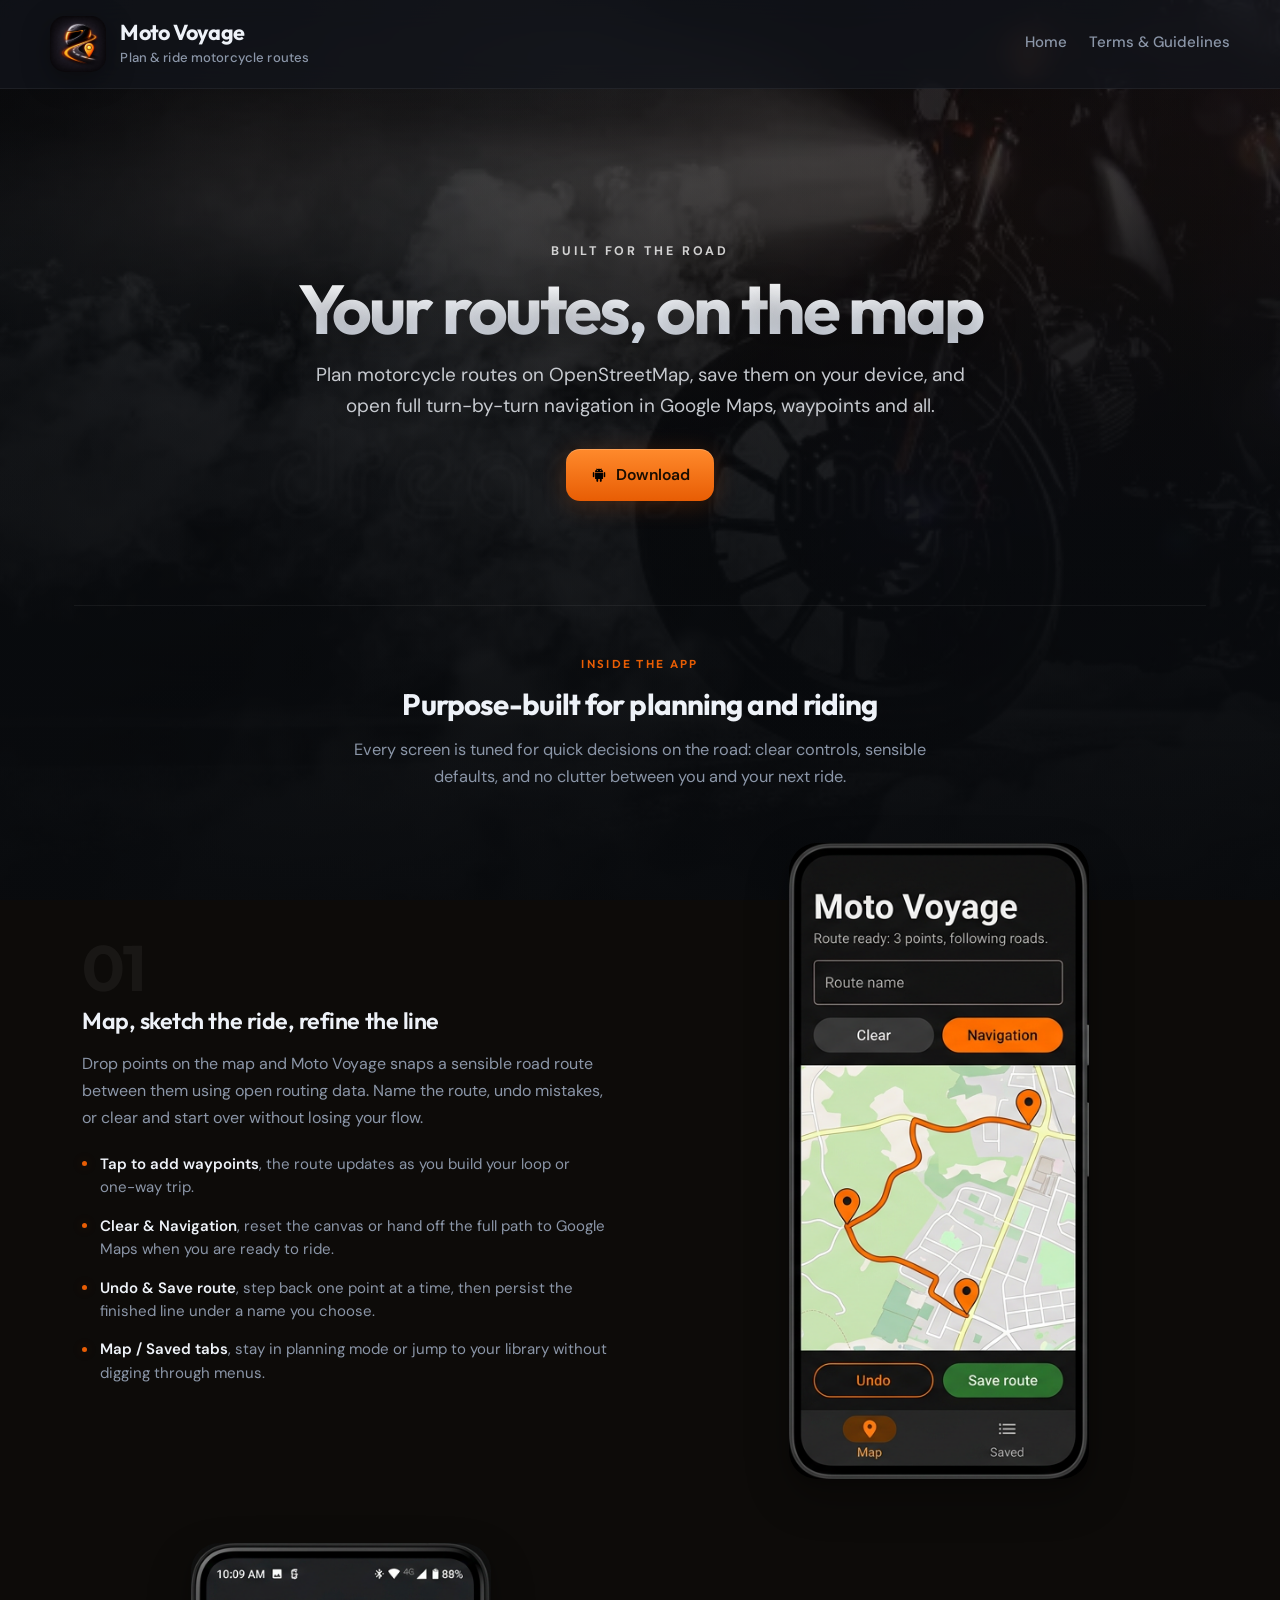
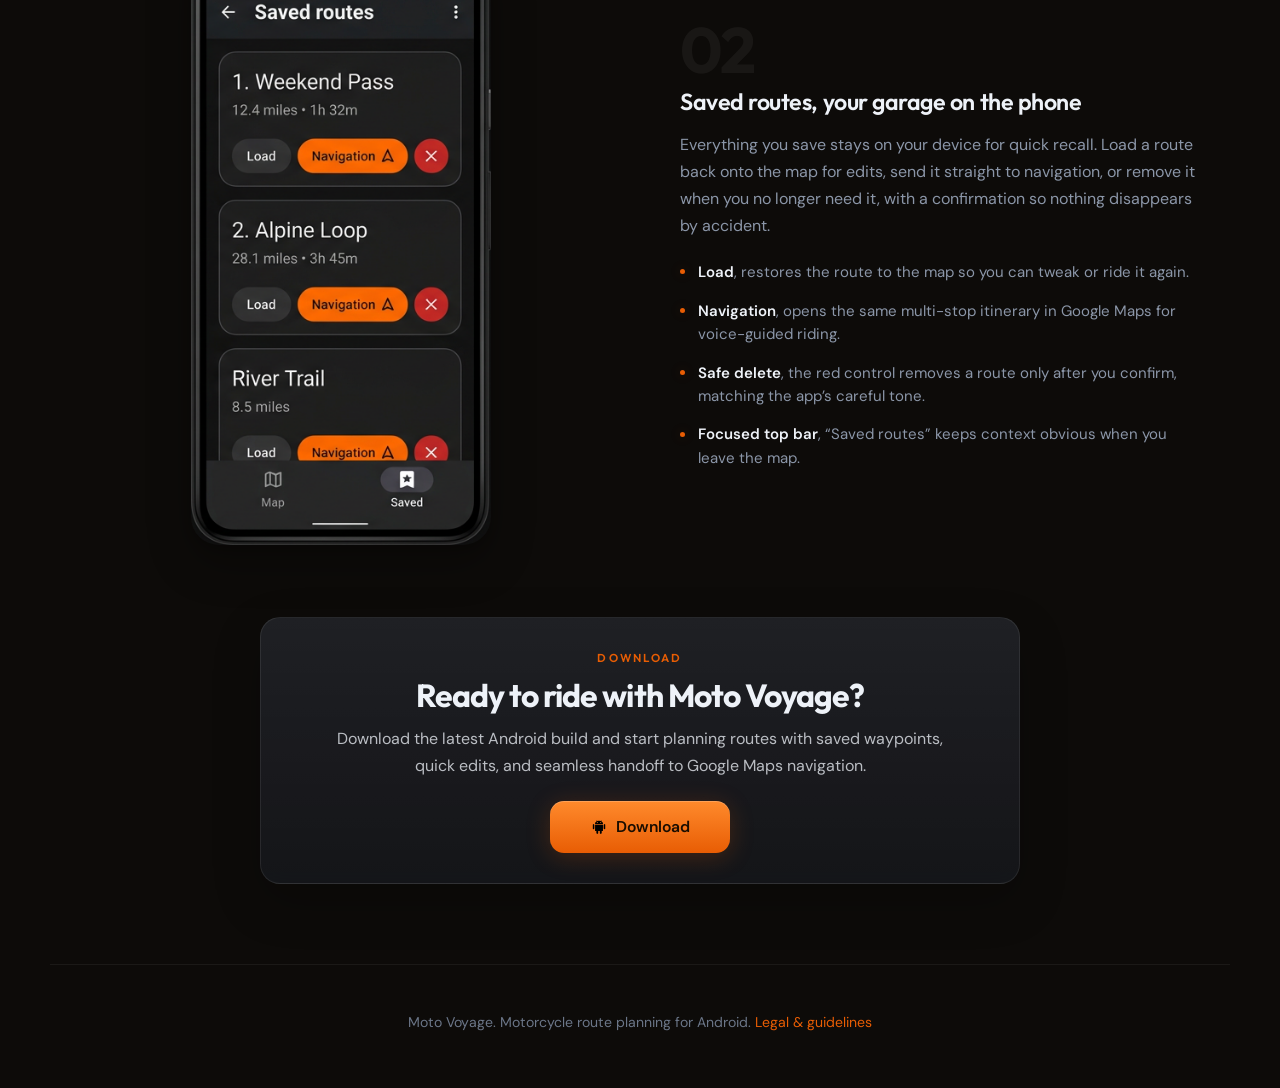
<file: index.html>
<!DOCTYPE html>
<html lang="en">
<head>
  <meta charset="utf-8">
  <meta name="viewport" content="width=device-width, initial-scale=1">
  <title>Moto Voyage | Plan &amp; ride motorcycle routes</title>
  <meta name="description" content="Moto Voyage: plan motorcycle routes on OpenStreetMap, save them, and open turn-by-turn navigation in Google Maps.">
  <link rel="preconnect" href="https://fonts.googleapis.com">
  <link rel="preconnect" href="https://fonts.gstatic.com" crossorigin>
  <link href="https://fonts.googleapis.com/css2?family=DM+Sans:ital,opsz,wght@0,9..40,400;0,9..40,500;0,9..40,600;0,9..40,700&family=Outfit:wght@400;500;600;700&display=swap" rel="stylesheet">
  <link rel="stylesheet" href="styles.css">
</head>
<body>
  <div class="page-bg" aria-hidden="true"></div>
  <header class="site-header">
    <div class="header-inner">
      <a class="brand" href="index.html">
        <img class="brand-icon" src="assets/app-icon.png" alt="" width="56" height="56">
        <div class="brand-text">
          <span class="brand-title">Moto Voyage</span>
          <span class="brand-tagline">Plan &amp; ride motorcycle routes</span>
        </div>
      </a>
      <nav class="site-nav" aria-label="Main">
        <a href="index.html">Home</a>
        <a href="legal.html">Terms &amp; Guidelines</a>
      </nav>
    </div>
  </header>

  <main>
    <section class="hero">
      <p class="hero-kicker">Built for the road</p>
      <h1>Your routes, on the map</h1>
      <p class="lead">
        Plan motorcycle routes on OpenStreetMap, save them on your device, and open
        full turn-by-turn navigation in Google Maps, waypoints and all.
      </p>
      <div class="cta-row">
        <a class="btn btn-primary" href="MotoVoyage.apk" download>
          <img class="btn-icon" src="logo-android-logo-icon-png-svg.png" alt="" width="18" height="18">
          <span>Download</span>
        </a>
      </div>
    </section>

    <section class="showcase" aria-labelledby="showcase-heading">
      <header class="showcase-header">
        <p class="eyebrow">Inside the app</p>
        <h2 id="showcase-heading">Purpose-built for planning and riding</h2>
        <p class="showcase-lead">
          Every screen is tuned for quick decisions on the road: clear controls, sensible defaults,
          and no clutter between you and your next ride.
        </p>
      </header>

      <article class="showcase-row">
        <div class="showcase-copy">
          <span class="showcase-index" aria-hidden="true">01</span>
          <h3 class="showcase-title">Map, sketch the ride, refine the line</h3>
          <p class="showcase-desc">
            Drop points on the map and Moto Voyage snaps a sensible road route between them using
            open routing data. Name the route, undo mistakes, or clear and start over without losing your flow.
          </p>
          <ul class="showcase-points">
            <li><strong>Tap to add waypoints</strong>, the route updates as you build your loop or one-way trip.</li>
            <li><strong>Clear &amp; Navigation</strong>, reset the canvas or hand off the full path to Google Maps when you are ready to ride.</li>
            <li><strong>Undo &amp; Save route</strong>, step back one point at a time, then persist the finished line under a name you choose.</li>
            <li><strong>Map / Saved tabs</strong>, stay in planning mode or jump to your library without digging through menus.</li>
          </ul>
        </div>
        <div class="showcase-visual">
          <div class="phone-screen">
            <img src="assets/screenshots/screen-map.png" width="412" height="915" alt="Moto Voyage map tab: route name field, Clear and Navigation buttons, map with a motorcycle route, Undo and Save route, bottom Map and Saved tabs.">
          </div>
        </div>
      </article>

      <article class="showcase-row showcase-row--reverse">
        <div class="showcase-copy">
          <span class="showcase-index" aria-hidden="true">02</span>
          <h3 class="showcase-title">Saved routes, your garage on the phone</h3>
          <p class="showcase-desc">
            Everything you save stays on your device for quick recall. Load a route back onto the map for edits,
            send it straight to navigation, or remove it when you no longer need it, with a confirmation so nothing disappears by accident.
          </p>
          <ul class="showcase-points">
            <li><strong>Load</strong>, restores the route to the map so you can tweak or ride it again.</li>
            <li><strong>Navigation</strong>, opens the same multi-stop itinerary in Google Maps for voice-guided riding.</li>
            <li><strong>Safe delete</strong>, the red control removes a route only after you confirm, matching the app’s careful tone.</li>
            <li><strong>Focused top bar</strong>, “Saved routes” keeps context obvious when you leave the map.</li>
          </ul>
        </div>
        <div class="showcase-visual">
          <div class="phone-screen">
            <img src="assets/screenshots/screen-saved.png" width="412" height="915" alt="Moto Voyage saved routes: list with Load, Navigation, and delete, plus delete confirmation dialog.">
          </div>
        </div>
      </article>
    </section>

    <section class="download-section" id="download" aria-labelledby="download-heading">
      <div class="download-card">
        <p class="eyebrow">Download</p>
        <h2 id="download-heading">Ready to ride with Moto Voyage?</h2>
        <p class="download-copy">
          Download the latest Android build and start planning routes with saved waypoints,
          quick edits, and seamless handoff to Google Maps navigation.
        </p>
        <div class="download-actions">
          <a class="btn btn-primary btn-download" href="MotoVoyage.apk" download>
            <img class="btn-icon" src="logo-android-logo-icon-png-svg.png" alt="" width="18" height="18">
            <span>Download</span>
          </a>
        </div>
      </div>
    </section>
  </main>

  <footer class="site-footer">
    <p>Moto Voyage. Motorcycle route planning for Android. <a href="legal.html">Legal &amp; guidelines</a></p>
  </footer>
</body>
</html>
</file>
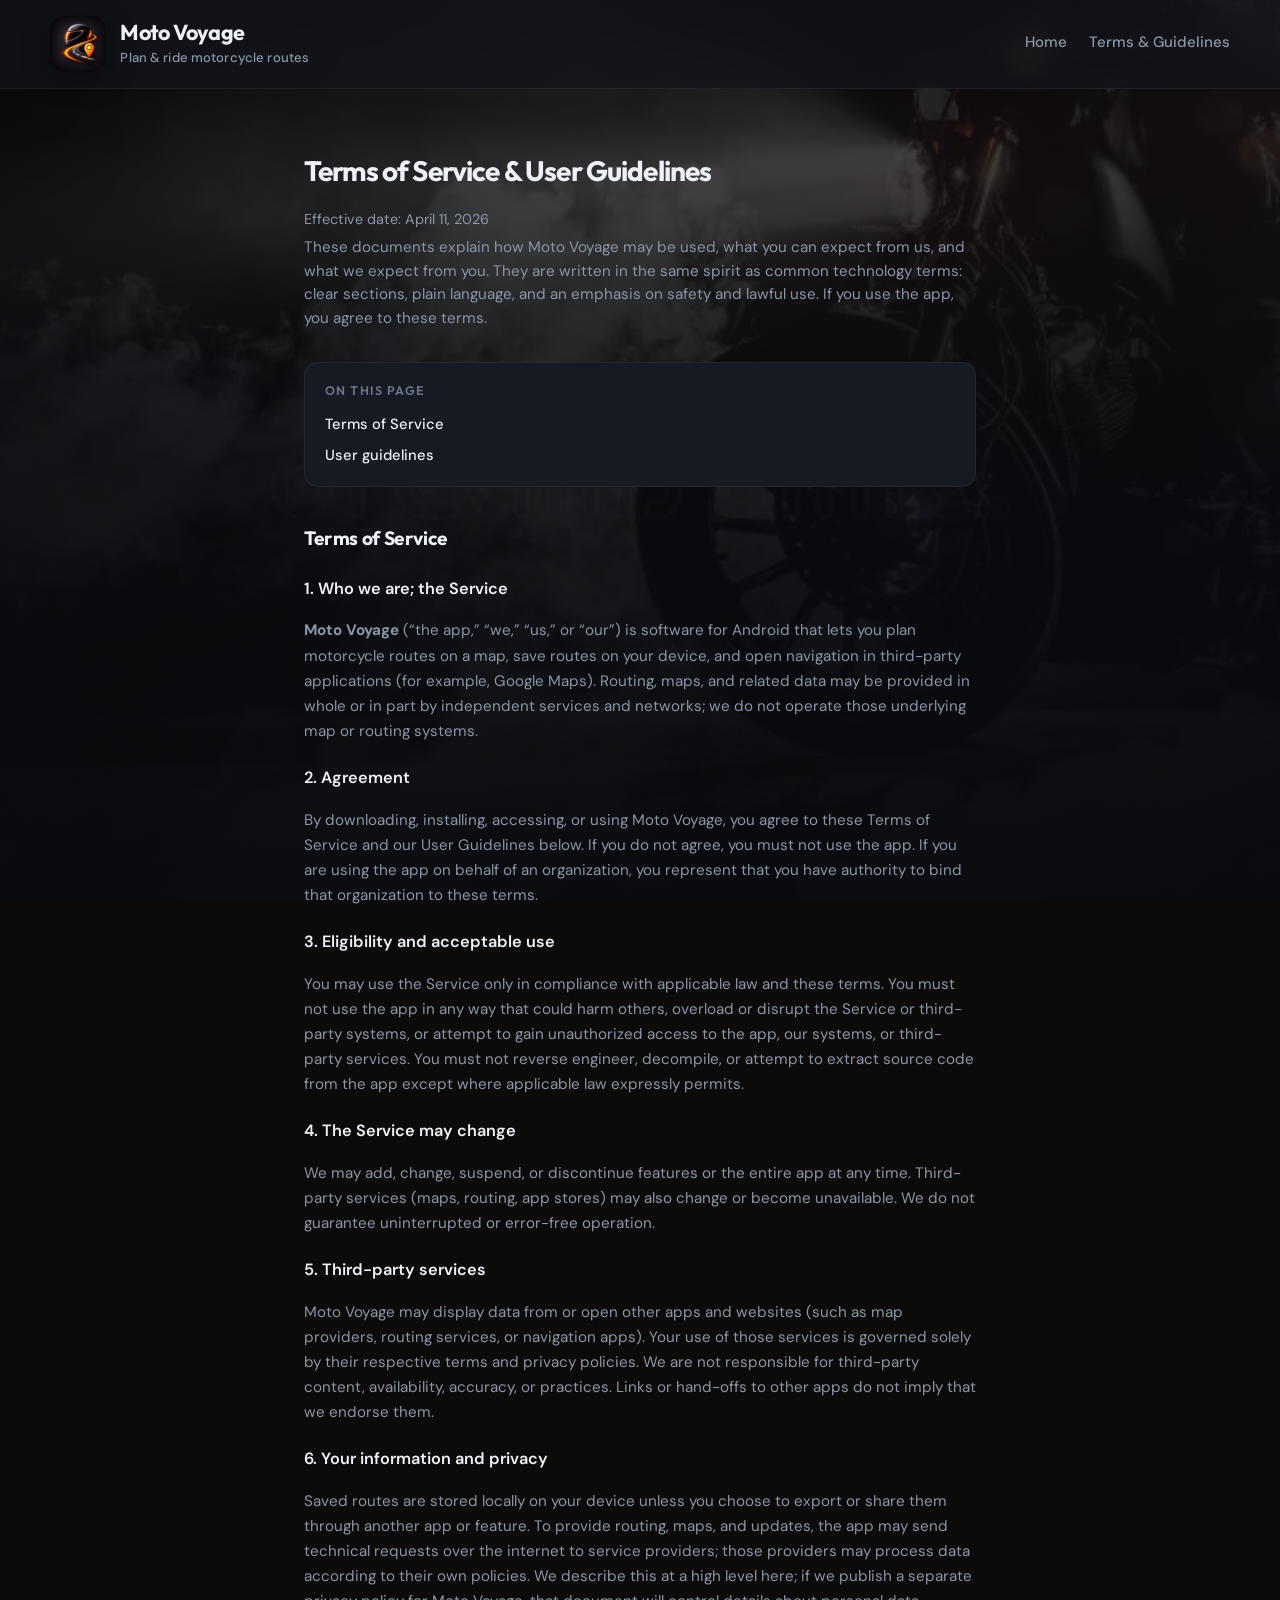
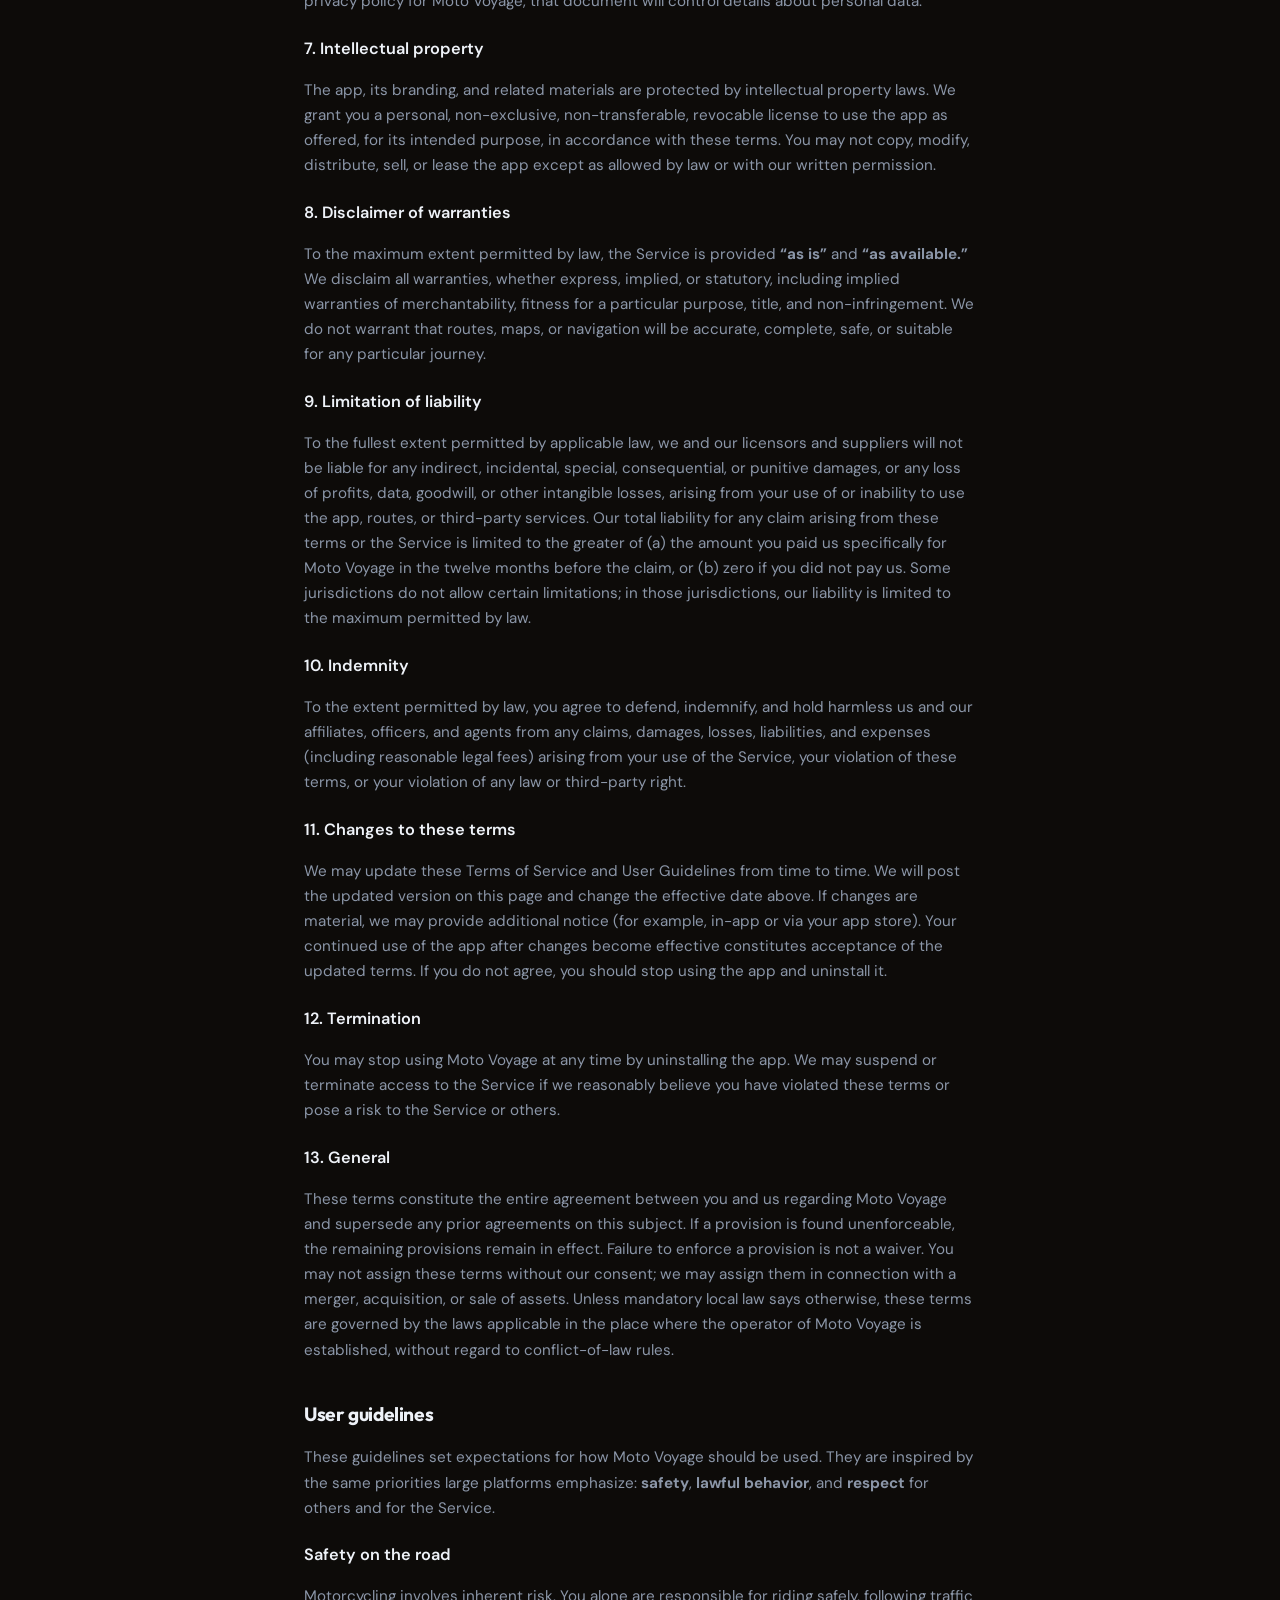
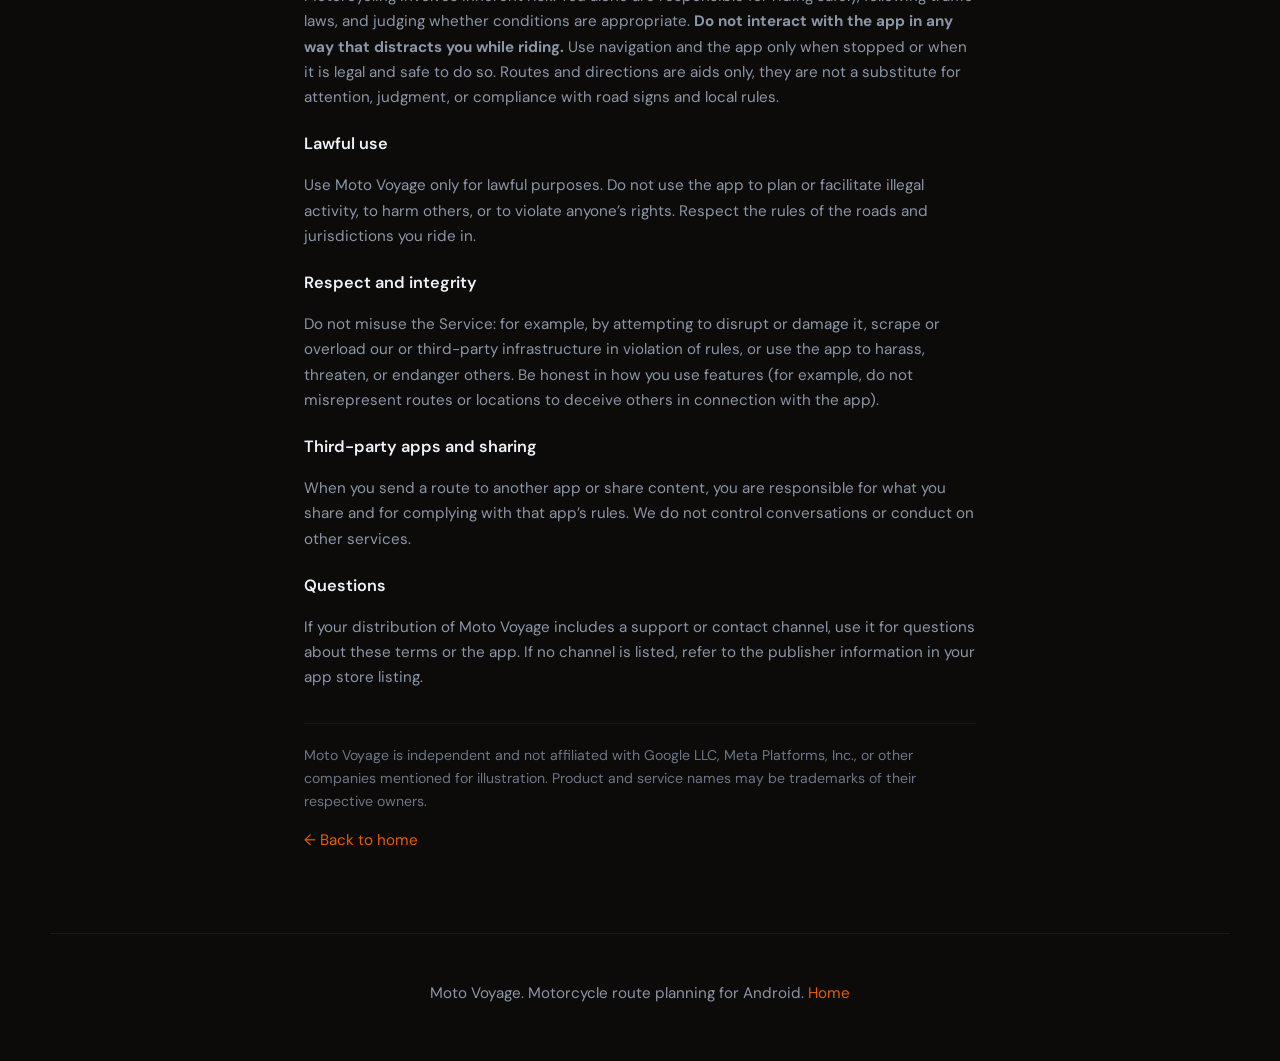
<file: legal.html>
<!DOCTYPE html>
<html lang="en">
<head>
  <meta charset="utf-8">
  <meta name="viewport" content="width=device-width, initial-scale=1">
  <title>Terms of Service &amp; User Guidelines | Moto Voyage</title>
  <meta name="description" content="Terms of Service and User Guidelines for the Moto Voyage Android app.">
  <link rel="preconnect" href="https://fonts.googleapis.com">
  <link rel="preconnect" href="https://fonts.gstatic.com" crossorigin>
  <link href="https://fonts.googleapis.com/css2?family=DM+Sans:ital,opsz,wght@0,9..40,400;0,9..40,500;0,9..40,600;0,9..40,700&family=Outfit:wght@400;500;600;700&display=swap" rel="stylesheet">
  <link rel="stylesheet" href="styles.css">
</head>
<body class="legal-page">
  <div class="page-bg" aria-hidden="true"></div>
  <header class="site-header">
    <div class="header-inner">
      <a class="brand" href="index.html">
        <img class="brand-icon" src="assets/app-icon.png" alt="" width="56" height="56">
        <div class="brand-text">
          <span class="brand-title">Moto Voyage</span>
          <span class="brand-tagline">Plan &amp; ride motorcycle routes</span>
        </div>
      </a>
      <nav class="site-nav" aria-label="Main">
        <a href="index.html">Home</a>
        <a href="legal.html">Terms &amp; Guidelines</a>
      </nav>
    </div>
  </header>

  <main>
    <h1>Terms of Service &amp; User Guidelines</h1>
    <p class="updated">Effective date: April 11, 2026</p>
    <p class="legal-subtitle">
      These documents explain how Moto Voyage may be used, what you can expect from us, and what we expect from you.
      They are written in the same spirit as common technology terms: clear sections, plain language, and an emphasis on
      safety and lawful use. If you use the app, you agree to these terms.
    </p>

    <nav class="legal-toc" aria-label="Page contents">
      <p class="legal-toc-heading">On this page</p>
      <ul>
        <li><a href="#terms">Terms of Service</a></li>
        <li><a href="#guidelines">User guidelines</a></li>
      </ul>
    </nav>

    <h2 id="terms">Terms of Service</h2>

    <h3>1. Who we are; the Service</h3>
    <p>
      <strong>Moto Voyage</strong> (“the app,” “we,” “us,” or “our”) is software for Android that lets you plan motorcycle
      routes on a map, save routes on your device, and open navigation in third-party applications (for example,
      Google Maps). Routing, maps, and related data may be provided in whole or in part by independent services and
      networks; we do not operate those underlying map or routing systems.
    </p>

    <h3>2. Agreement</h3>
    <p>
      By downloading, installing, accessing, or using Moto Voyage, you agree to these Terms of Service and our User
      Guidelines below. If you do not agree, you must not use the app. If you are using the app on behalf of an
      organization, you represent that you have authority to bind that organization to these terms.
    </p>

    <h3>3. Eligibility and acceptable use</h3>
    <p>
      You may use the Service only in compliance with applicable law and these terms. You must not use the app in any
      way that could harm others, overload or disrupt the Service or third-party systems, or attempt to gain unauthorized
      access to the app, our systems, or third-party services. You must not reverse engineer, decompile, or attempt to
      extract source code from the app except where applicable law expressly permits.
    </p>

    <h3>4. The Service may change</h3>
    <p>
      We may add, change, suspend, or discontinue features or the entire app at any time. Third-party services (maps,
      routing, app stores) may also change or become unavailable. We do not guarantee uninterrupted or error-free
      operation.
    </p>

    <h3>5. Third-party services</h3>
    <p>
      Moto Voyage may display data from or open other apps and websites (such as map providers, routing services, or
      navigation apps). Your use of those services is governed solely by their respective terms and privacy policies.
      We are not responsible for third-party content, availability, accuracy, or practices. Links or hand-offs to other
      apps do not imply that we endorse them.
    </p>

    <h3>6. Your information and privacy</h3>
    <p>
      Saved routes are stored locally on your device unless you choose to export or share them through another app or
      feature. To provide routing, maps, and updates, the app may send technical requests over the internet to service
      providers; those providers may process data according to their own policies. We describe this at a high level here;
      if we publish a separate privacy policy for Moto Voyage, that document will control details about personal data.
    </p>

    <h3>7. Intellectual property</h3>
    <p>
      The app, its branding, and related materials are protected by intellectual property laws. We grant you a personal,
      non-exclusive, non-transferable, revocable license to use the app as offered, for its intended purpose, in
      accordance with these terms. You may not copy, modify, distribute, sell, or lease the app except as allowed by law
      or with our written permission.
    </p>

    <h3>8. Disclaimer of warranties</h3>
    <p>
      To the maximum extent permitted by law, the Service is provided <strong>“as is”</strong> and <strong>“as available.”</strong>
      We disclaim all warranties, whether express, implied, or statutory, including implied warranties of merchantability,
      fitness for a particular purpose, title, and non-infringement. We do not warrant that routes, maps, or navigation
      will be accurate, complete, safe, or suitable for any particular journey.
    </p>

    <h3>9. Limitation of liability</h3>
    <p>
      To the fullest extent permitted by applicable law, we and our licensors and suppliers will not be liable for any
      indirect, incidental, special, consequential, or punitive damages, or any loss of profits, data, goodwill, or other
      intangible losses, arising from your use of or inability to use the app, routes, or third-party services. Our total
      liability for any claim arising from these terms or the Service is limited to the greater of (a) the amount you
      paid us specifically for Moto Voyage in the twelve months before the claim, or (b) zero if you did not pay us.
      Some jurisdictions do not allow certain limitations; in those jurisdictions, our liability is limited to the
      maximum permitted by law.
    </p>

    <h3>10. Indemnity</h3>
    <p>
      To the extent permitted by law, you agree to defend, indemnify, and hold harmless us and our affiliates, officers,
      and agents from any claims, damages, losses, liabilities, and expenses (including reasonable legal fees) arising
      from your use of the Service, your violation of these terms, or your violation of any law or third-party right.
    </p>

    <h3>11. Changes to these terms</h3>
    <p>
      We may update these Terms of Service and User Guidelines from time to time. We will post the updated version on
      this page and change the effective date above. If changes are material, we may provide additional notice (for
      example, in-app or via your app store). Your continued use of the app after changes become effective constitutes
      acceptance of the updated terms. If you do not agree, you should stop using the app and uninstall it.
    </p>

    <h3>12. Termination</h3>
    <p>
      You may stop using Moto Voyage at any time by uninstalling the app. We may suspend or terminate access to the
      Service if we reasonably believe you have violated these terms or pose a risk to the Service or others.
    </p>

    <h3>13. General</h3>
    <p>
      These terms constitute the entire agreement between you and us regarding Moto Voyage and supersede any prior
      agreements on this subject. If a provision is found unenforceable, the remaining provisions remain in effect.
      Failure to enforce a provision is not a waiver. You may not assign these terms without our consent; we may assign
      them in connection with a merger, acquisition, or sale of assets. Unless mandatory local law says otherwise,
      these terms are governed by the laws applicable in the place where the operator of Moto Voyage is established,
      without regard to conflict-of-law rules.
    </p>

    <h2 id="guidelines">User guidelines</h2>
    <p>
      These guidelines set expectations for how Moto Voyage should be used. They are inspired by the same priorities
      large platforms emphasize: <strong>safety</strong>, <strong>lawful behavior</strong>, and <strong>respect</strong>
      for others and for the Service.
    </p>

    <h3>Safety on the road</h3>
    <p>
      Motorcycling involves inherent risk. You alone are responsible for riding safely, following traffic laws, and
      judging whether conditions are appropriate. <strong>Do not interact with the app in any way that distracts you
      while riding.</strong> Use navigation and the app only when stopped or when it is legal and safe to do so. Routes
      and directions are aids only, they are not a substitute for attention, judgment, or compliance with road signs
      and local rules.
    </p>

    <h3>Lawful use</h3>
    <p>
      Use Moto Voyage only for lawful purposes. Do not use the app to plan or facilitate illegal activity, to harm
      others, or to violate anyone’s rights. Respect the rules of the roads and jurisdictions you ride in.
    </p>

    <h3>Respect and integrity</h3>
    <p>
      Do not misuse the Service: for example, by attempting to disrupt or damage it, scrape or overload our or
      third-party infrastructure in violation of rules, or use the app to harass, threaten, or endanger others. Be
      honest in how you use features (for example, do not misrepresent routes or locations to deceive others in
      connection with the app).
    </p>

    <h3>Third-party apps and sharing</h3>
    <p>
      When you send a route to another app or share content, you are responsible for what you share and for complying
      with that app’s rules. We do not control conversations or conduct on other services.
    </p>

    <h3>Questions</h3>
    <p>
      If your distribution of Moto Voyage includes a support or contact channel, use it for questions about these terms
      or the app. If no channel is listed, refer to the publisher information in your app store listing.
    </p>

    <p class="legal-note">
      Moto Voyage is independent and not affiliated with Google LLC, Meta Platforms, Inc., or other companies mentioned
      for illustration. Product and service names may be trademarks of their respective owners.
    </p>

    <p><a href="index.html">← Back to home</a></p>
  </main>

  <footer class="site-footer">
    <p>Moto Voyage. Motorcycle route planning for Android. <a href="index.html">Home</a></p>
  </footer>
</body>
</html>
</file>
<file: styles.css>
/* Moto Voyage landing + legal */
:root {
  --bg: #0a0c10;
  --bg-elevated: #12151c;
  --surface: #161a22;
  --text: #eef2f8;
  --muted: #8b96a8;
  --muted-soft: #6b7688;
  --accent: #e85d04;
  --accent-soft: rgba(232, 93, 4, 0.14);
  --accent-glow: rgba(232, 93, 4, 0.22);
  --border: rgba(255, 255, 255, 0.06);
  --border-strong: rgba(255, 255, 255, 0.1);
  --radius: 14px;
  --radius-lg: 22px;
  --font-sans: "DM Sans", system-ui, -apple-system, "Segoe UI", sans-serif;
  --font-display: "Outfit", var(--font-sans);
  /* Light lift only, avoids a heavy dark “halo” around the phone */
  --shadow-phone: 0 18px 44px rgba(0, 0, 0, 0.28), 0 4px 12px rgba(0, 0, 0, 0.18);
}

*,
*::before,
*::after {
  box-sizing: border-box;
}

html {
  scroll-behavior: smooth;
}

body {
  margin: 0;
  min-height: 100vh;
  font-family: var(--font-sans);
  font-size: 1rem;
  background: #0d0b09;
  color: var(--text);
  line-height: 1.65;
  -webkit-font-smoothing: antialiased;
}

/* Warm, lightly textured backdrop, orange tint, restrained */
.page-bg {
  position: fixed;
  inset: 0;
  z-index: -1;
  pointer-events: none;
  background-color: #060708;
  background-image:
    linear-gradient(180deg, rgba(5, 7, 10, 0.3) 0%, rgba(5, 7, 10, 0.7) 42%, rgba(5, 7, 10, 0.94) 100%),
    radial-gradient(ellipse 90% 60% at 78% 28%, rgba(232, 93, 4, 0.22), transparent 52%),
    radial-gradient(ellipse 70% 48% at 18% 18%, rgba(255, 160, 90, 0.08), transparent 50%),
    url("close-up-high-power-motorcycle-chopper-man-rider-night-fog-backlights-background-92640165.webp");
  background-size: cover, auto, auto, cover;
  background-position: center, center, center, center;
  background-repeat: no-repeat;
}

.page-bg::before {
  content: "";
  position: absolute;
  inset: 0;
  background:
    linear-gradient(180deg, rgba(9, 11, 14, 0.08) 0%, rgba(9, 11, 14, 0.35) 45%, rgba(9, 11, 14, 0.68) 100%),
    linear-gradient(90deg, rgba(8, 10, 13, 0.64) 0%, rgba(8, 10, 13, 0.28) 38%, rgba(8, 10, 13, 0.62) 100%);
  pointer-events: none;
}

.page-bg::after {
  content: "";
  position: absolute;
  inset: 0;
  opacity: 0.2;
  background-image: repeating-linear-gradient(
    -18deg,
    transparent,
    transparent 3px,
    rgba(255, 255, 255, 0.018) 3px,
    rgba(255, 255, 255, 0.018) 4px
  );
  mix-blend-mode: soft-light;
  pointer-events: none;
}

a {
  color: var(--accent);
  text-decoration: none;
  transition: color 0.15s ease, opacity 0.15s ease;
}

a:hover {
  color: #ff8f3c;
}

.site-header {
  border-bottom: 1px solid var(--border);
  padding: 1rem 1.5rem;
  background: rgba(18, 21, 28, 0.72);
  backdrop-filter: blur(14px);
  -webkit-backdrop-filter: blur(14px);
}

.header-inner {
  max-width: 1180px;
  margin: 0 auto;
  display: flex;
  flex-wrap: wrap;
  align-items: center;
  gap: 1rem 1.5rem;
}

.brand {
  display: flex;
  align-items: center;
  gap: 0.9rem;
  text-decoration: none;
  color: inherit;
}

.brand:hover {
  text-decoration: none;
  opacity: 0.92;
}

.brand-icon {
  width: 56px;
  height: 56px;
  border-radius: 15px;
  object-fit: cover;
  flex-shrink: 0;
  box-shadow: 0 8px 28px rgba(0, 0, 0, 0.35);
}

.brand-text {
  display: flex;
  flex-direction: column;
  gap: 0.12rem;
}

.brand-title {
  font-family: var(--font-display);
  font-size: 1.35rem;
  font-weight: 700;
  letter-spacing: -0.03em;
  line-height: 1.15;
}

.brand-tagline {
  font-size: 0.82rem;
  color: var(--muted);
  font-weight: 500;
  letter-spacing: 0.01em;
}

.site-nav {
  display: flex;
  flex-wrap: wrap;
  align-items: center;
  gap: 0.65rem 1.35rem;
  width: 100%;
  padding-top: 0.35rem;
  border-top: 1px solid var(--border);
  margin-top: 0.35rem;
}

@media (min-width: 640px) {
  .site-header .header-inner {
    flex-wrap: nowrap;
    align-items: flex-start;
  }

  .site-nav {
    width: auto;
    margin-left: auto;
    margin-top: 0;
    padding-top: 0.85rem;
    border-top: none;
    justify-content: flex-end;
  }
}

.site-nav a {
  color: var(--muted);
  font-size: 0.94rem;
  font-weight: 500;
}

.site-nav a:hover {
  color: var(--text);
}

main {
  max-width: 1180px;
  margin: 0 auto;
  padding: 2.5rem 1.5rem 4rem;
}

.hero {
  text-align: center;
  padding: clamp(3rem, 10vw, 7rem) 0 clamp(2rem, 5vw, 3rem);
  max-width: 48rem;
  margin: 0 auto;
}

.hero-kicker {
  margin: 0 0 0.85rem;
  font-size: 0.78rem;
  font-weight: 700;
  letter-spacing: 0.24em;
  text-transform: uppercase;
  color: rgba(255, 255, 255, 0.78);
}

.hero h1 {
  font-family: var(--font-display);
  font-size: clamp(1.85rem, 5.4vw, 5.2rem);
  font-weight: 700;
  margin: 0 0 1rem;
  letter-spacing: -0.04em;
  line-height: 0.98;
  white-space: nowrap;
  text-shadow: 0 8px 32px rgba(0, 0, 0, 0.4);
  background: linear-gradient(180deg, #fff 0%, #dfe6f2 100%);
  -webkit-background-clip: text;
  background-clip: text;
  color: transparent;
}

.lead {
  max-width: 42rem;
  font-size: clamp(1rem, 2vw, 1.18rem);
  color: rgba(238, 242, 248, 0.82);
  margin: 0 auto 1.75rem;
  line-height: 1.65;
  text-shadow: 0 2px 18px rgba(0, 0, 0, 0.3);
}

.cta-row {
  display: flex;
  flex-wrap: wrap;
  gap: 0.85rem;
  justify-content: center;
  align-items: center;
}

.btn {
  display: inline-flex;
  align-items: center;
  justify-content: center;
  gap: 0.5rem;
  padding: 0.82rem 1.5rem;
  border-radius: var(--radius);
  font-family: var(--font-sans);
  font-weight: 600;
  font-size: 0.98rem;
  border: none;
  cursor: pointer;
  text-decoration: none;
  transition: transform 0.12s ease, box-shadow 0.2s ease, background 0.15s ease, border-color 0.15s ease;
}

.btn:hover {
  text-decoration: none;
}

.btn:active {
  transform: scale(0.98);
}

.btn-primary {
  background: linear-gradient(180deg, #ff8a2c 0%, var(--accent) 100%);
  color: #1a0d00;
  box-shadow: 0 4px 24px var(--accent-glow), 0 1px 0 rgba(255, 255, 255, 0.2) inset;
}

.btn-primary:hover {
  background: linear-gradient(180deg, #ffa04a 0%, #f07010 100%);
  color: #1a0d00;
  box-shadow: 0 6px 32px rgba(232, 93, 4, 0.35);
}

.btn-icon {
  width: 18px;
  height: 18px;
  object-fit: contain;
  flex-shrink: 0;
}

.btn-secondary {
  background: rgba(255, 255, 255, 0.04);
  color: var(--muted);
  border: 1px solid var(--border-strong);
}

.btn-secondary:hover {
  color: var(--text);
  border-color: rgba(255, 255, 255, 0.18);
  background: rgba(255, 255, 255, 0.06);
}

/* Showcase (alternating feature + device) */
.showcase {
  margin-top: 3.5rem;
  padding-top: 3rem;
  border-top: 1px solid var(--border);
}

.showcase-header {
  text-align: center;
  max-width: 36rem;
  margin: 0 auto 3.25rem;
}

.eyebrow {
  font-family: var(--font-display);
  font-size: 0.72rem;
  font-weight: 600;
  letter-spacing: 0.2em;
  text-transform: uppercase;
  color: var(--accent);
  margin: 0 0 0.85rem;
}

.showcase-header h2 {
  font-family: var(--font-display);
  font-size: clamp(1.5rem, 3vw, 1.85rem);
  font-weight: 700;
  letter-spacing: -0.03em;
  margin: 0 0 0.9rem;
  line-height: 1.2;
  color: var(--text);
}

.showcase-lead {
  margin: 0;
  font-size: 1.02rem;
  color: var(--muted);
  line-height: 1.65;
}

.showcase-row {
  display: grid;
  gap: 2.5rem;
  align-items: center;
  margin-bottom: 4rem;
}

.showcase-row:last-child {
  margin-bottom: 0;
}

@media (min-width: 900px) {
  .showcase-row {
    grid-template-columns: minmax(0, 1fr) minmax(0, 1fr);
    gap: 2.5rem min(5vw, 4.5rem);
    align-items: center;
  }

  .showcase-row--reverse {
    grid-template-columns: minmax(0, 1fr) minmax(0, 1fr);
  }

  .showcase-row--reverse .showcase-copy {
    order: 2;
  }

  .showcase-row--reverse .showcase-visual {
    order: 1;
  }
}

.showcase-copy {
  position: relative;
  padding-left: 0;
}

@media (min-width: 900px) {
  .showcase-copy {
    padding-left: 0.5rem;
  }
}

.showcase-index {
  display: block;
  font-family: var(--font-display);
  font-size: clamp(3rem, 6vw, 4rem);
  font-weight: 700;
  line-height: 1;
  letter-spacing: -0.05em;
  color: rgba(255, 255, 255, 0.05);
  margin-bottom: 0.35rem;
  user-select: none;
}

.showcase-title {
  font-family: var(--font-display);
  font-size: clamp(1.25rem, 2.2vw, 1.45rem);
  font-weight: 600;
  letter-spacing: -0.02em;
  margin: 0 0 0.85rem;
  line-height: 1.3;
  color: var(--text);
}

.showcase-desc {
  margin: 0 0 1.35rem;
  font-size: 1rem;
  color: var(--muted);
  line-height: 1.7;
}

.showcase-points {
  margin: 0;
  padding: 0;
  list-style: none;
  display: flex;
  flex-direction: column;
  gap: 0.95rem;
}

.showcase-points li {
  position: relative;
  padding-left: 1.15rem;
  font-size: 0.94rem;
  color: var(--muted);
  line-height: 1.55;
}

.showcase-points li::before {
  content: "";
  position: absolute;
  left: 0;
  top: 0.55em;
  width: 5px;
  height: 5px;
  border-radius: 50%;
  background: var(--accent);
  box-shadow: 0 0 12px var(--accent-glow);
}

.showcase-points strong {
  color: var(--text);
  font-weight: 600;
}

.showcase-visual {
  display: flex;
  justify-content: center;
  align-items: center;
  min-width: 0;
}

@media (min-width: 900px) {
  .showcase-row .showcase-visual {
    justify-content: flex-end;
  }

  .showcase-row--reverse .showcase-visual {
    justify-content: flex-start;
  }
}

/* Phone screenshots, capped so they sit smaller next to copy */
.phone-screen {
  width: 100%;
  max-width: min(260px, 82vw);
  margin: 0 auto;
}

@media (min-width: 600px) {
  .phone-screen {
    max-width: min(280px, 52vw);
  }
}

@media (min-width: 900px) {
  .phone-screen {
    max-width: min(300px, 34vw);
  }
}

.phone-screen img {
  display: block;
  width: 100%;
  height: auto;
  /* Cropped assets are already phone-shaped; keep corners soft */
  border-radius: 1.75rem;
  box-shadow: var(--shadow-phone);
  vertical-align: middle;
}

.download-section {
  padding: 4.5rem 0 1rem;
}

.download-card {
  max-width: 760px;
  margin: 0 auto;
  padding: 1.6rem 1.4rem;
  border: 1px solid rgba(255, 255, 255, 0.08);
  border-radius: 20px;
  background:
    linear-gradient(180deg, rgba(255, 255, 255, 0.08), rgba(255, 255, 255, 0.03)),
    rgba(13, 16, 22, 0.72);
  backdrop-filter: blur(12px);
  -webkit-backdrop-filter: blur(12px);
  box-shadow: 0 18px 48px rgba(0, 0, 0, 0.22);
  text-align: center;
}

.download-card .eyebrow {
  margin-bottom: 0.65rem;
}

.download-card h2 {
  font-family: var(--font-display);
  font-size: clamp(1.4rem, 3vw, 2rem);
  line-height: 1.15;
  letter-spacing: -0.03em;
  margin: 0 0 0.75rem;
}

.download-copy {
  max-width: 38rem;
  margin: 0 auto 1.35rem;
  color: rgba(238, 242, 248, 0.76);
}

.download-actions {
  display: flex;
  flex-wrap: wrap;
  align-items: center;
  justify-content: center;
  gap: 0.75rem 1rem;
}

.btn-download {
  min-width: 180px;
}

.download-link {
  color: var(--muted);
  font-size: 0.92rem;
  font-weight: 500;
}

.download-link:hover {
  color: var(--text);
}

@media (min-width: 900px) {
  .download-card {
    padding: 1.9rem 2rem;
  }
}

.site-footer {
  max-width: 1180px;
  margin: 0 auto;
  padding: 2rem 1.5rem 2.5rem;
  border-top: 1px solid var(--border);
  font-size: 0.88rem;
  color: var(--muted-soft);
  text-align: center;
}

.legal-page main {
  text-align: left;
  max-width: 720px;
}

.legal-page h1 {
  font-family: var(--font-display);
  font-size: 1.75rem;
  margin-bottom: 0.5rem;
  letter-spacing: -0.03em;
}

.legal-page .updated {
  color: var(--muted);
  font-size: 0.9rem;
  margin-bottom: 0.25rem;
}

.legal-page .legal-subtitle {
  color: var(--muted);
  font-size: 0.95rem;
  margin: 0 0 2rem;
  line-height: 1.55;
}

.legal-page .legal-toc {
  background: var(--surface);
  border: 1px solid var(--border);
  border-radius: var(--radius);
  padding: 1.1rem 1.25rem 1.15rem;
  margin-bottom: 2.25rem;
}

.legal-page .legal-toc-heading {
  font-family: var(--font-display);
  font-size: 0.78rem;
  font-weight: 600;
  letter-spacing: 0.12em;
  text-transform: uppercase;
  color: var(--muted-soft);
  margin: 0 0 0.65rem;
}

.legal-page .legal-toc ul {
  margin: 0;
  padding: 0;
  list-style: none;
}

.legal-page .legal-toc li {
  margin-bottom: 0.45rem;
  font-size: 0.92rem;
}

.legal-page .legal-toc li:last-child {
  margin-bottom: 0;
}

.legal-page .legal-toc a {
  color: var(--text);
  font-weight: 500;
}

.legal-page .legal-toc a:hover {
  color: var(--accent);
}

.legal-page h2 {
  font-family: var(--font-display);
  font-size: 1.2rem;
  margin-top: 2.25rem;
  margin-bottom: 0.65rem;
  color: var(--text);
  letter-spacing: -0.02em;
}

.legal-page h2:first-of-type {
  margin-top: 0;
}

.legal-page h3 {
  font-size: 1.02rem;
  font-weight: 600;
  margin-top: 1.35rem;
  margin-bottom: 0.45rem;
  color: var(--text);
}

.legal-page p,
.legal-page li {
  color: var(--muted);
  font-size: 0.95rem;
}

.legal-page ul {
  padding-left: 1.35rem;
}

.legal-page li {
  margin-bottom: 0.4rem;
}

.legal-page .legal-note {
  font-size: 0.88rem;
  color: var(--muted-soft);
  margin-top: 2rem;
  padding-top: 1.25rem;
  border-top: 1px solid var(--border);
}

.legal-page a {
  word-break: break-word;
}
</file>
